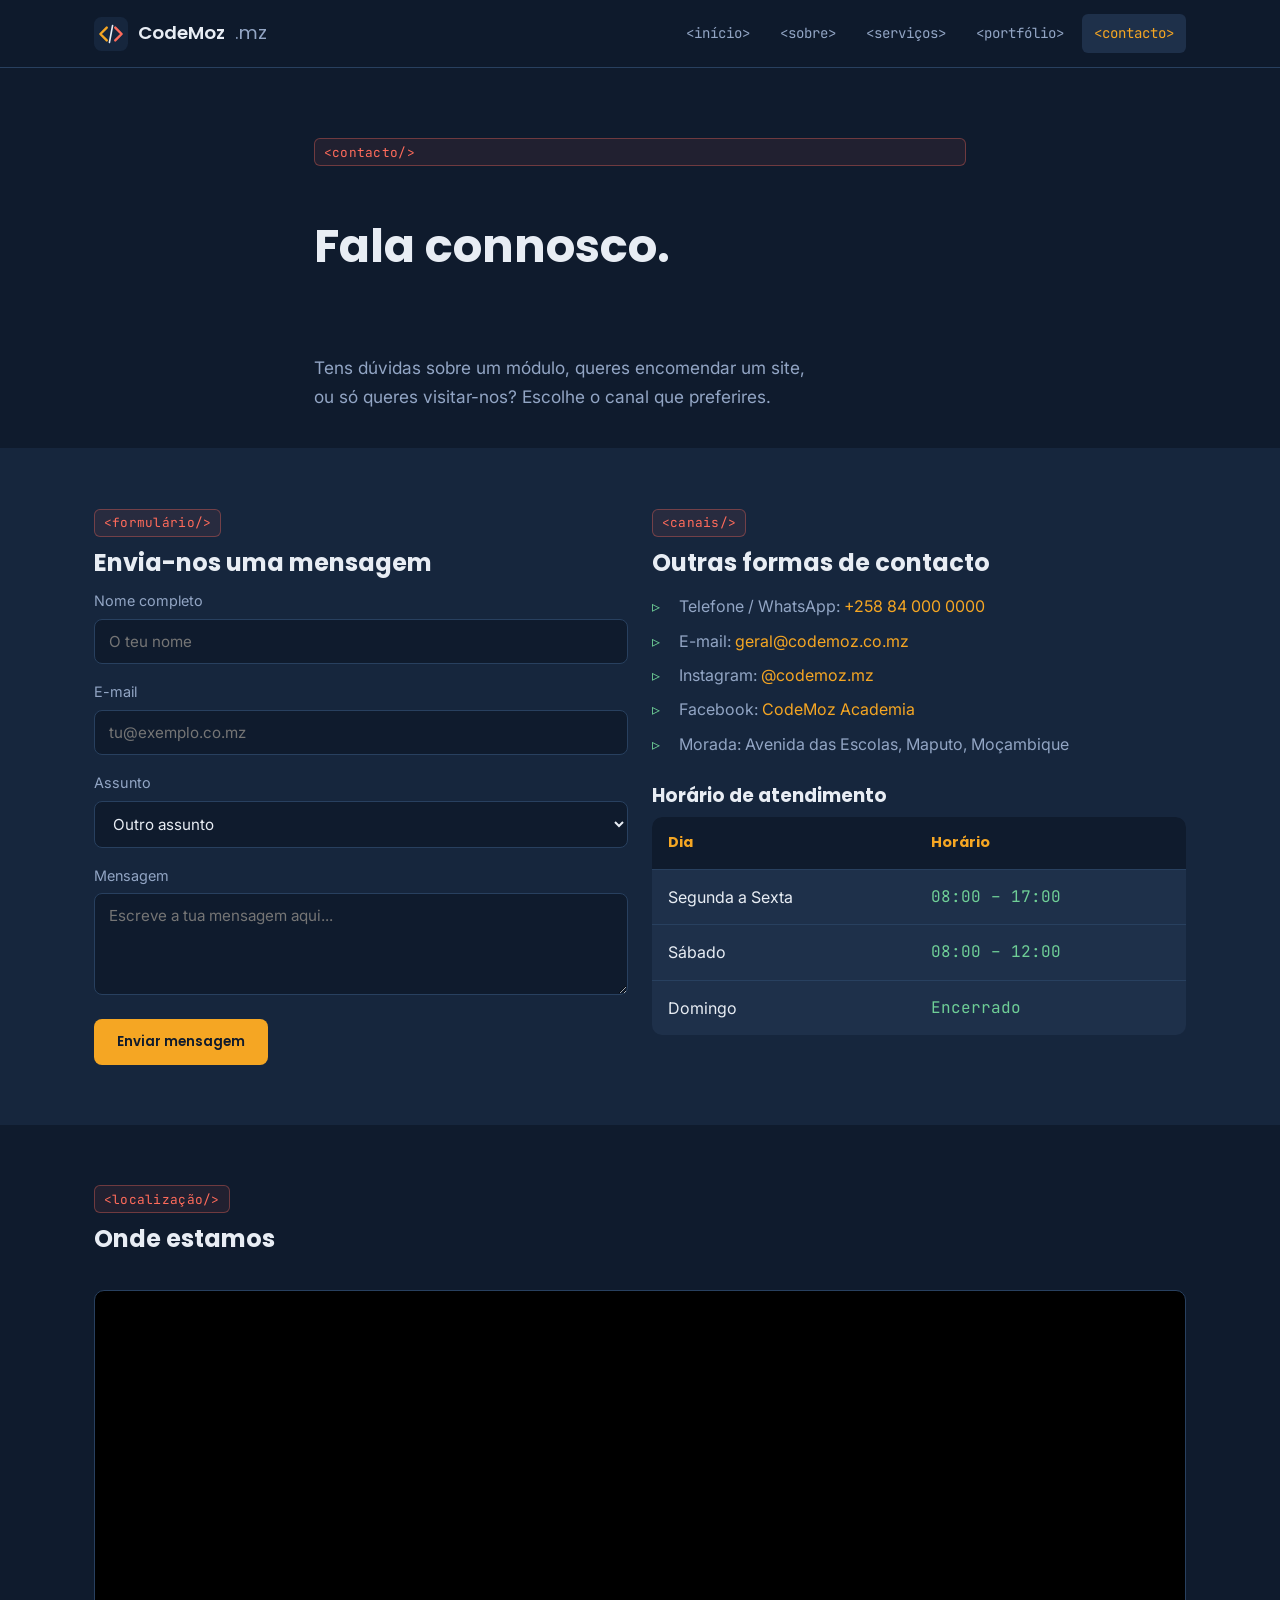
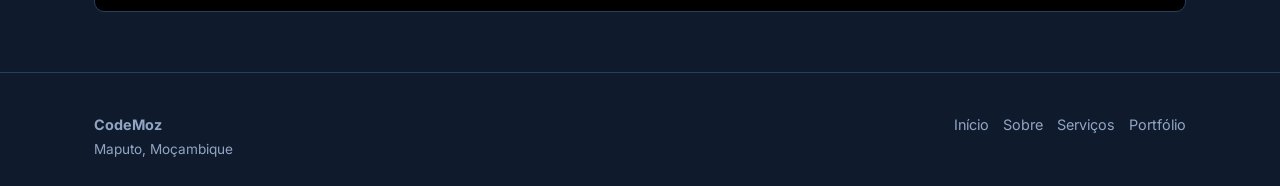
<file: contacto.html>
<!DOCTYPE html>
<html lang="pt-mz">
<head>
<meta charset="UTF-8">
<meta name="viewport" content="width=device-width, initial-scale=1.0">
<title>Contacto — CodeMoz</title>
<link rel="preconnect" href="https://fonts.googleapis.com">
<link href="https://fonts.googleapis.com/css2?family=Poppins:wght@500;600;700&family=Inter:wght@400;500&family=JetBrains+Mono:wght@400;500&display=swap" rel="stylesheet">
<style>
/* =========================================================
   CodeMoz — folha de estilos principal
   Paleta: azul-noite profundo + marigold + coral
   ========================================================= */

:root {
  --ink: #0F1B2D;
  --panel: #16263D;
  --panel-2: #1E304A;
  --line: #28405F;
  --mist: #E8EDF4;
  --muted: #92A5C4;
  --sun: #F5A623;
  --coral: #FF6B5B;
  --leaf: #6FCF97;

  --font-display: 'Poppins', sans-serif;
  --font-body: 'Inter', sans-serif;
  --font-mono: 'JetBrains Mono', monospace;

  --radius: 10px;
  --max-width: 1140px;
}

* { box-sizing: border-box; }

html { scroll-behavior: smooth; }

body {
  margin: 0;
  background: var(--ink);
  color: var(--mist);
  font-family: var(--font-body);
  line-height: 1.65;
}

img, svg.inline-img { max-width: 100%; display: block; }

h1, h2, h3 {
  font-family: var(--font-display);
  line-height: 1.2;
  margin: 0 0 .5em;
}

a { color: var(--sun); text-decoration: none; }
a:hover { text-decoration: underline; }
a:focus-visible, button:focus-visible, input:focus-visible, textarea:focus-visible, select:focus-visible {
  outline: 2px solid var(--sun);
  outline-offset: 3px;
}

.container {
  max-width: var(--max-width);
  margin: 0 auto;
  padding: 0 24px;
}

/* -------- eyebrow "code tag" — elemento de assinatura -------- */
.tag {
  display: inline-block;
  font-family: var(--font-mono);
  font-size: .8rem;
  color: var(--coral);
  background: rgba(255,107,91,.08);
  border: 1px solid rgba(255,107,91,.35);
  padding: .2em .7em;
  border-radius: 6px;
  margin-bottom: .9em;
  letter-spacing: .02em;
}

/* ================= HEADER / NAV ================= */
header.site-header {
  position: sticky;
  top: 0;
  z-index: 50;
  background: rgba(15,27,45,.92);
  backdrop-filter: blur(8px);
  border-bottom: 1px solid var(--line);
}

.nav-bar {
  max-width: var(--max-width);
  margin: 0 auto;
  padding: 14px 24px;
  display: flex;
  align-items: center;
  justify-content: space-between;
}

.brand {
  display: flex;
  align-items: center;
  gap: 10px;
  font-family: var(--font-display);
  font-weight: 600;
  font-size: 1.15rem;
  color: var(--mist);
}
.brand img, .brand svg.inline-img { width: 34px; height: 34px; }
.brand span.dim { color: var(--muted); font-weight: 400; }

/* checkbox hack para o menu responsivo */
#menu-toggle { display: none; }

.menu-icon {
  display: none;
  flex-direction: column;
  gap: 5px;
  cursor: pointer;
  padding: 6px;
}
.menu-icon span {
  width: 24px;
  height: 2px;
  background: var(--mist);
  border-radius: 2px;
}

nav ul.nav-links {
  display: flex;
  gap: 6px;
  list-style-type: none;
  margin: 0;
  padding: 0;
}

nav ul.nav-links li a {
  display: inline-block;
  font-family: var(--font-mono);
  font-size: .88rem;
  color: var(--muted);
  padding: 8px 12px;
  border-radius: 6px;
  transition: color .15s ease, background .15s ease;
}
nav ul.nav-links li a:hover,
nav ul.nav-links li a.active {
  color: var(--sun);
  background: var(--panel-2);
  text-decoration: none;
}

@media (max-width: 760px) {
  .menu-icon { display: flex; }
  nav ul.nav-links {
    position: absolute;
    top: 100%;
    left: 0;
    right: 0;
    flex-direction: column;
    background: var(--panel);
    border-bottom: 1px solid var(--line);
    padding: 10px 24px 18px;
    display: none;
  }
  nav ul.nav-links li a { display: block; padding: 12px 8px; }
  #menu-toggle:checked ~ nav ul.nav-links { display: flex; }
}

/* ================= HERO ================= */
.hero {
  padding: 70px 0 50px;
}
.hero .container {
  display: grid;
  grid-template-columns: 1.05fr 1fr;
  gap: 40px;
  align-items: center;
}
.hero h1 {
  font-size: clamp(2rem, 4vw, 2.9rem);
}
.hero h1 .accent { color: var(--sun); }
.hero p.lead {
  color: var(--muted);
  font-size: 1.08rem;
  max-width: 46ch;
}
@media (max-width: 860px) {
  .hero .container { grid-template-columns: 1fr; }
}

.btn {
  display: inline-block;
  font-family: var(--font-display);
  font-weight: 600;
  padding: 12px 22px;
  border-radius: 8px;
  border: 1px solid transparent;
  cursor: pointer;
  transition: background 0.2s ease, color 0.2s ease;
}
.btn-primary { background: var(--sun); color: var(--ink); }
.btn-primary:hover { background: #ffb540; text-decoration: none; }

/* ================= SECTIONS ================= */
section { padding: 60px 0; }
section.alt { background: var(--panel); }
.section-head { max-width: 60ch; margin-bottom: 36px; }

.grid-2 {
  display: grid;
  grid-template-columns: repeat(2, 1fr);
  gap: 24px;
}
@media (max-width: 860px) {
  .grid-2 { grid-template-columns: 1fr; }
}

ul.check { list-style: none; padding-left: 0; color: var(--muted); }
ul.check li {
  position: relative;
  padding-left: 1.7em;
  margin-bottom: .5em;
}
ul.check li::before {
  content: "▹";
  color: var(--leaf);
  position: absolute;
  left: 0;
}

/* tabela de serviços */
table.price-table {
  width: 100%;
  border-collapse: collapse;
  background: var(--panel-2);
  border-radius: var(--radius);
  overflow: hidden;
}
table.price-table th, table.price-table td {
  padding: 14px 16px;
  text-align: left;
  border-bottom: 1px solid var(--line);
}
table.price-table th {
  background: var(--ink);
  font-family: var(--font-display);
  color: var(--sun);
  font-size: .9rem;
}
table.price-table tr:last-child td { border-bottom: none; }
table.price-table td.price { font-family: var(--font-mono); color: var(--leaf); }

/* media wrappers */
.media-frame {
  border: 1px solid var(--line);
  border-radius: var(--radius);
  overflow: hidden;
  background: #000;
}
.media-frame iframe { width: 100%; display: block; }

/* forms */
form.contact-form { display: grid; gap: 16px; }
form.contact-form label { font-size: .9rem; color: var(--muted); display: block; margin-bottom: 6px; }
form.contact-form input, form.contact-form textarea, form.contact-form select {
  width: 100%;
  background: var(--ink);
  border: 1px solid var(--line);
  border-radius: 8px;
  padding: 12px 14px;
  color: var(--mist);
  font-family: var(--font-body);
  font-size: .95rem;
}
form.contact-form input:focus, form.contact-form textarea:focus, form.contact-form select:focus { border-color: var(--sun); outline: none; }

/* footer */
footer.site-footer {
  border-top: 1px solid var(--line);
  padding: 40px 0 26px;
  color: var(--muted);
  font-size: .9rem;
}
footer.site-footer .container {
  display: flex;
  justify-content: space-between;
  flex-wrap: wrap;
  gap: 16px;
}
footer.site-footer a { color: var(--muted); }
footer.site-footer a:hover { color: var(--sun); }

.socials { display: flex; gap: 14px; list-style: none; padding: 0; margin: 0; }
.small { font-size: .85rem; color: var(--muted); }

@media (prefers-reduced-motion: reduce) {
  html { scroll-behavior: auto; }
}
</style>
</head>
<body>

<header class="site-header">
  <div class="nav-bar">
    <a class="brand" href="index.html">
      <svg class="inline-img" viewBox="0 0 64 64" xmlns="http://www.w3.org/2000/svg"><title>Logótipo CodeMoz</title>
        <rect width="64" height="64" rx="14" fill="#16263D"/>
        <path d="M24 20 L12 32 L24 44" stroke="#F5A623" stroke-width="4.5" fill="none" stroke-linecap="round" stroke-linejoin="round"/>
        <path d="M40 20 L52 32 L40 44" stroke="#FF6B5B" stroke-width="4.5" fill="none" stroke-linecap="round" stroke-linejoin="round"/>
        <line x1="35" y1="16" x2="29" y2="48" stroke="#E8EDF4" stroke-width="3" stroke-linecap="round"/>
      </svg>
      CodeMoz <span class="dim">.mz</span>
    </a>
    <input type="checkbox" id="menu-toggle">
    <label class="menu-icon" for="menu-toggle" aria-label="Abrir menu"><span></span><span></span><span></span></label>
    <nav>
      <ul class="nav-links">
        <li><a href="index.html">&lt;início&gt;</a></li>
        <li><a href="sobre.html">&lt;sobre&gt;</a></li>
        <li><a href="servicos.html">&lt;serviços&gt;</a></li>
        <li><a href="portfolio.html">&lt;portfólio&gt;</a></li>
        <li><a href="contacto.html" class="active">&lt;contacto&gt;</a></li>
      </ul>
    </nav>
  </div>
</header>

<main>

  <section class="hero" style="padding-bottom:20px">
    <div class="container" style="grid-template-columns:1fr; max-width:70ch">
      <span class="tag">&lt;contacto/&gt;</span>
      <h1>Fala connosco.</h1>
      <p class="lead">Tens dúvidas sobre um módulo, queres encomendar um site, ou só queres visitar-nos? Escolhe o canal que preferires.</p>
    </div>
  </section>

  <section class="alt">
    <div class="container grid-2">

      <div>
        <span class="tag">&lt;formulário/&gt;</span>
        <h2>Envia-nos uma mensagem</h2>
        
        <!-- Formulário configurado com FormSubmit -->
        <form class="contact-form" action="https://formsubmit.co/allenhaivenadamoadamo@gmail.com" method="POST">
          <!-- Desativa o teste de Captcha do FormSubmit para simplificar -->
          <input type="hidden" name="_captcha" value="false">
          
          <div>
            <label for="nome">Nome completo</label>
            <input type="text" id="nome" name="Nome" placeholder="O teu nome" required>
          </div>
          <div>
            <label for="email">E-mail</label>
            <input type="email" id="email" name="Email" placeholder="tu@exemplo.co.mz" required>
          </div>
          <div>
            <label for="assunto">Assunto</label>
            <select id="assunto" name="Assunto">
              <option value="Inscrição num módulo">Inscrição num módulo</option>
              <option value="Encomenda de um site">Encomenda de um site</option>
              <option value="Mentoria individual">Mentoria individual</option>
              <option value="Outro assunto" selected>Outro assunto</option>
            </select>
          </div>
          <div>
            <label for="mensagem">Mensagem</label>
            <textarea id="mensagem" name="Mensagem" rows="4" placeholder="Escreve a tua mensagem aqui..." required></textarea>
          </div>
          <button type="submit" class="btn btn-primary" style="justify-self:start">Enviar mensagem</button>
        </form>
      </div>

      <div>
        <span class="tag">&lt;canais/&gt;</span>
        <h2>Outras formas de contacto</h2>
        <ul class="check">
          <li>Telefone / WhatsApp: <a href="tel:+258840000000">+258 84 000 0000</a></li>
          <li>E-mail: <a href="mailto:geral@codemoz.co.mz">geral@codemoz.co.mz</a></li>
          <li>Instagram: <a href="https://instagram.com" target="_blank" rel="noopener">@codemoz.mz</a></li>
          <li>Facebook: <a href="https://facebook.com" target="_blank" rel="noopener">CodeMoz Academia</a></li>
          <li>Morada: Avenida das Escolas, Maputo, Moçambique</li>
        </ul>

        <h3 style="margin-top:28px">Horário de atendimento</h3>
        <table class="price-table">
          <thead>
            <tr><th>Dia</th><th>Horário</th></tr>
          </thead>
          <tbody>
            <tr><td>Segunda a Sexta</td><td class="price">08:00 – 17:00</td></tr>
            <tr><td>Sábado</td><td class="price">08:00 – 12:00</td></tr>
            <tr><td>Domingo</td><td class="price">Encerrado</td></tr>
          </tbody>
        </table>
      </div>

    </div>
  </section>

  <section>
    <div class="container">
      <div class="section-head">
        <span class="tag">&lt;localização/&gt;</span>
        <h2>Onde estamos</h2>
      </div>
      <div class="media-frame">
        <iframe
          src="https://www.google.com/maps?q=Maputo,Mo%C3%A7ambique&output=embed"
          width="100%" height="320" style="border:0" loading="lazy"
          referrerpolicy="no-referrer-when-downgrade"
          title="Mapa da localização da CodeMoz em Maputo">
        </iframe>
      </div>
    </div>
  </section>

</main>

<footer class="site-footer">
  <div class="container">
    <div>
      <strong>CodeMoz</strong><br>
      <span class="small">Maputo, Moçambique</span>
    </div>
    <nav aria-label="Rodapé">
      <ul class="socials">
        <li><a href="index.html">Início</a></li>
        <li><a href="sobre.html">Sobre</a></li>
        <li><a href="servicos.html">Serviços</a></li>
        <li><a href="portfolio.html">Portfólio</a></li>
      </ul>
    </nav>
  </div>
</footer>

</body>
</html>
</file>
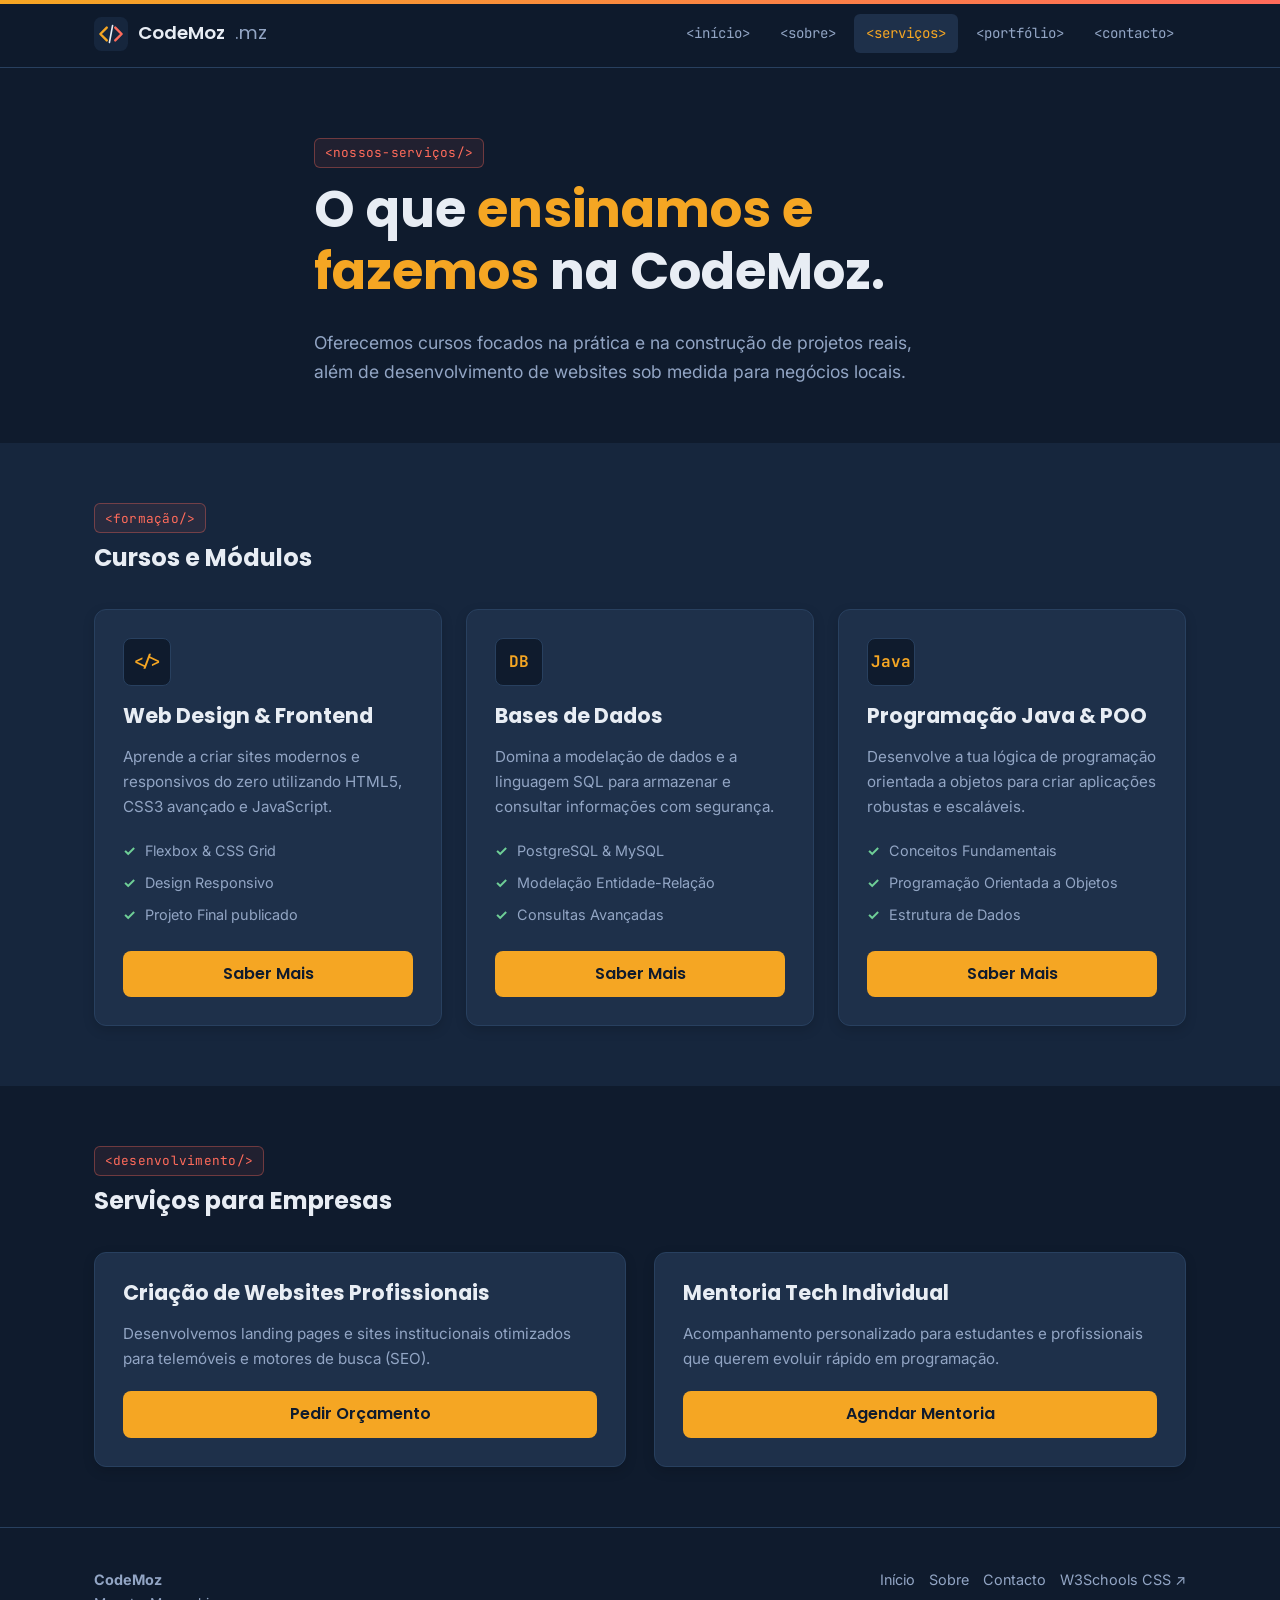
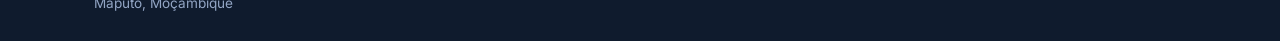
<file: servicos.html>
<!DOCTYPE html>
<html lang="pt-mz">
<head>
<meta charset="UTF-8">
<meta name="viewport" content="width=device-width, initial-scale=1.0">
<title>Serviços e Cursos — CodeMoz</title>
<meta name="description" content="Conhece os nossos cursos e serviços de formação em desenvolvimento web, bases de dados e programação em Maputo.">
<link rel="preconnect" href="https://fonts.googleapis.com">
<link href="https://fonts.googleapis.com/css2?family=Poppins:wght@500;600;700&family=Inter:wght@400;500&family=JetBrains+Mono:wght@400;500&display=swap" rel="stylesheet">
<style>
/* =========================================================
   CodeMoz — Folha de Estilos Avançada (Serviços)
   ========================================================= */

:root {
  --ink: #0F1B2D;
  --panel: #16263D;
  --panel-2: #1E304A;
  --line: #28405F;
  --mist: #E8EDF4;
  --muted: #92A5C4;
  --sun: #F5A623;
  --coral: #FF6B5B;
  --leaf: #6FCF97;

  --font-display: 'Poppins', sans-serif;
  --font-body: 'Inter', sans-serif;
  --font-mono: 'JetBrains Mono', monospace;

  --radius: 12px;
  --max-width: 1140px;
  --shadow-sm: 0 4px 12px rgba(0,0,0,0.15);
  --shadow-lg: 0 12px 32px rgba(0,0,0,0.3);
}

* { box-sizing: border-box; }

html { scroll-behavior: smooth; }

body {
  margin: 0;
  background: var(--ink);
  color: var(--mist);
  font-family: var(--font-body);
  line-height: 1.65;
}

img, svg.inline-img { max-width: 100%; display: block; }

h1, h2, h3, h4 {
  font-family: var(--font-display);
  line-height: 1.2;
  margin: 0 0 .5em;
}

a { color: var(--sun); text-decoration: none; transition: color 0.2s ease; }
a:hover { text-decoration: underline; }
a:focus-visible, button:focus-visible {
  outline: 2px solid var(--sun);
  outline-offset: 3px;
}

.container {
  max-width: var(--max-width);
  margin: 0 auto;
  padding: 0 24px;
}

/* -------- SCROLL PROGRESS BAR -------- */
.scroll-progress-bar {
  position: fixed;
  top: 0;
  left: 0;
  width: 100%;
  height: 4px;
  background: linear-gradient(to right, var(--sun), var(--coral));
  transform-origin: left;
  z-index: 100;
  animation: scroll-progress linear;
  animation-timeline: scroll(root);
}

@keyframes scroll-progress {
  from { transform: scaleX(0); }
  to   { transform: scaleX(1); }
}

/* -------- TAG DE ASSINATURA -------- */
.tag {
  display: inline-block;
  font-family: var(--font-mono);
  font-size: .8rem;
  color: var(--coral);
  background: rgba(255,107,91,.08);
  border: 1px solid rgba(255,107,91,.35);
  padding: .25em .75em;
  border-radius: 6px;
  margin-bottom: .9em;
  letter-spacing: .02em;
}

/* ================= HEADER / NAV ================= */
header.site-header {
  position: sticky;
  top: 0;
  z-index: 50;
  background: rgba(15,27,45,.92);
  backdrop-filter: blur(10px);
  border-bottom: 1px solid var(--line);
}

.nav-bar {
  max-width: var(--max-width);
  margin: 0 auto;
  padding: 14px 24px;
  display: flex;
  align-items: center;
  justify-content: space-between;
}

.brand {
  display: flex;
  align-items: center;
  gap: 10px;
  font-family: var(--font-display);
  font-weight: 600;
  font-size: 1.15rem;
  color: var(--mist);
}
.brand img, .brand svg.inline-img { width: 34px; height: 34px; }
.brand span.dim { color: var(--muted); font-weight: 400; }

#menu-toggle { display: none; }

.menu-icon {
  display: none;
  flex-direction: column;
  gap: 5px;
  cursor: pointer;
  padding: 6px;
}
.menu-icon span {
  width: 24px;
  height: 2px;
  background: var(--mist);
  border-radius: 2px;
}

nav ul.nav-links {
  display: flex;
  gap: 6px;
  list-style-type: none;
  margin: 0;
  padding: 0;
}

nav ul.nav-links li a {
  display: inline-block;
  font-family: var(--font-mono);
  font-size: .88rem;
  color: var(--muted);
  padding: 8px 12px;
  border-radius: 6px;
  transition: color .15s ease, background .15s ease;
}
nav ul.nav-links li a:hover,
nav ul.nav-links li a.active {
  color: var(--sun);
  background: var(--panel-2);
  text-decoration: none;
}

@media (max-width: 760px) {
  .menu-icon { display: flex; }
  nav ul.nav-links {
    position: absolute;
    top: 100%;
    left: 0;
    right: 0;
    flex-direction: column;
    background: var(--panel);
    border-bottom: 1px solid var(--line);
    padding: 10px 24px 18px;
    display: none;
  }
  nav ul.nav-links li a { display: block; padding: 12px 8px; }
  header.site-header:has(#menu-toggle:checked) nav ul.nav-links { display: flex; }
}

/* ================= HERO ================= */
.hero { padding: 70px 0 40px; }
.hero h1 { font-size: clamp(2.2rem, 4.5vw, 3.2rem); }
.hero h1 .accent { color: var(--sun); }
.hero p.lead { color: var(--muted); font-size: 1.1rem; max-width: 58ch; }

/* ================= SECTIONS & GRIDS ================= */
section { padding: 60px 0; }
section.alt { background: var(--panel); }
.section-head { max-width: 60ch; margin-bottom: 36px; }

.grid-3 { display: grid; grid-template-columns: repeat(3, 1fr); gap: 24px; }
.grid-2 { display: grid; grid-template-columns: repeat(2, 1fr); gap: 28px; }

@media (max-width: 860px) {
  .grid-3, .grid-2 { grid-template-columns: 1fr; }
}

/* -------- SERVICE CARDS -------- */
.card {
  background: var(--panel-2);
  border: 1px solid var(--line);
  border-radius: var(--radius);
  padding: 28px;
  box-shadow: var(--shadow-sm);
  display: flex;
  flex-direction: column;
  justify-content: space-between;
  transition: transform 0.3s ease, border-color 0.3s ease, box-shadow 0.3s ease;
}
.card:hover {
  transform: translateY(-4px);
  border-color: var(--sun);
  box-shadow: var(--shadow-lg);
}

.card-icon {
  width: 48px;
  height: 48px;
  background: var(--ink);
  border: 1px solid var(--line);
  border-radius: 8px;
  display: flex;
  align-items: center;
  justify-content: center;
  margin-bottom: 18px;
  color: var(--sun);
  font-family: var(--font-mono);
  font-weight: bold;
}

.card h3 { color: var(--mist); font-size: 1.3rem; margin-bottom: 10px; }
.card p { color: var(--muted); font-size: 0.95rem; margin-bottom: 20px; }

ul.service-features {
  list-style: none;
  padding: 0;
  margin: 0 0 24px 0;
  color: var(--muted);
  font-size: 0.9rem;
}
ul.service-features li {
  position: relative;
  padding-left: 1.5em;
  margin-bottom: 8px;
}
ul.service-features li::before {
  content: "✓";
  color: var(--leaf);
  position: absolute;
  left: 0;
  font-weight: bold;
}

.btn-cta {
  display: inline-block;
  text-align: center;
  background: var(--sun);
  color: var(--ink);
  font-family: var(--font-display);
  font-weight: 600;
  padding: 10px 18px;
  border-radius: 8px;
  transition: background 0.2s ease, transform 0.2s ease;
}
.btn-cta:hover {
  background: #e0951a;
  text-decoration: none;
  transform: translateY(-2px);
}

/* -------- FOOTER -------- */
footer.site-footer {
  border-top: 1px solid var(--line);
  padding: 40px 0 26px;
  color: var(--muted);
  font-size: .9rem;
}
footer.site-footer .container {
  display: flex;
  justify-content: space-between;
  flex-wrap: wrap;
  gap: 16px;
}
footer.site-footer a { color: var(--muted); }
footer.site-footer a:hover { color: var(--sun); }
.socials { display: flex; gap: 14px; list-style: none; padding: 0; margin: 0; }

.small { font-size: .85rem; color: var(--muted); }

@media (prefers-reduced-motion: reduce) {
  html { scroll-behavior: auto; }
  .card { transition: none; transform: none; }
  .scroll-progress-bar { display: none; }
}
</style>
</head>
<body>

<div class="scroll-progress-bar"></div>

<header class="site-header">
  <div class="nav-bar">
    <a class="brand" href="index.html">
      <svg class="inline-img" viewBox="0 0 64 64" xmlns="http://www.w3.org/2000/svg"><title>Logótipo CodeMoz</title>
        <rect width="64" height="64" rx="14" fill="#16263D"/>
        <path d="M24 20 L12 32 L24 44" stroke="#F5A623" stroke-width="4.5" fill="none" stroke-linecap="round" stroke-linejoin="round"/>
        <path d="M40 20 L52 32 L40 44" stroke="#FF6B5B" stroke-width="4.5" fill="none" stroke-linecap="round" stroke-linejoin="round"/>
        <line x1="35" y1="16" x2="29" y2="48" stroke="#E8EDF4" stroke-width="3" stroke-linecap="round"/>
      </svg>
      CodeMoz <span class="dim">.mz</span>
    </a>
    <input type="checkbox" id="menu-toggle">
    <label class="menu-icon" for="menu-toggle" aria-label="Abrir menu"><span></span><span></span><span></span></label>
    <nav>
      <ul class="nav-links">
        <li><a href="index.html">&lt;início&gt;</a></li>
        <li><a href="sobre.html">&lt;sobre&gt;</a></li>
        <li><a href="servicos.html" class="active">&lt;serviços&gt;</a></li>
        <li><a href="portfolio.html">&lt;portfólio&gt;</a></li>
        <li><a href="contacto.html">&lt;contacto&gt;</a></li>
      </ul>
    </nav>
  </div>
</header>

<main>

  <section class="hero">
    <div class="container" style="max-width:70ch">
      <span class="tag">&lt;nossos-serviços/&gt;</span>
      <h1>O que <span class="accent">ensinamos e fazemos</span> na CodeMoz.</h1>
      <p class="lead">Oferecemos cursos focados na prática e na construção de projetos reais, além de desenvolvimento de websites sob medida para negócios locais.</p>
    </div>
  </section>

  <section class="alt">
    <div class="container">
      <div class="section-head">
        <span class="tag">&lt;formação/&gt;</span>
        <h2>Cursos e Módulos</h2>
      </div>
      <div class="grid-3">
        
        <div class="card">
          <div>
            <div class="card-icon">&lt;/&gt;</div>
            <h3>Web Design & Frontend</h3>
            <p>Aprende a criar sites modernos e responsivos do zero utilizando HTML5, CSS3 avançado e JavaScript.</p>
            <ul class="service-features">
              <li>Flexbox & CSS Grid</li>
              <li>Design Responsivo</li>
              <li>Projeto Final publicado</li>
            </ul>
          </div>
          <a href="contacto.html" class="btn-cta">Saber Mais</a>
        </div>

        <div class="card">
          <div>
            <div class="card-icon">DB</div>
            <h3>Bases de Dados</h3>
            <p>Domina a modelação de dados e a linguagem SQL para armazenar e consultar informações com segurança.</p>
            <ul class="service-features">
              <li>PostgreSQL & MySQL</li>
              <li>Modelação Entidade-Relação</li>
              <li>Consultas Avançadas</li>
            </ul>
          </div>
          <a href="contacto.html" class="btn-cta">Saber Mais</a>
        </div>

        <div class="card">
          <div>
            <div class="card-icon">Java</div>
            <h3>Programação Java & POO</h3>
            <p>Desenvolve a tua lógica de programação orientada a objetos para criar aplicações robustas e escaláveis.</p>
            <ul class="service-features">
              <li>Conceitos Fundamentais</li>
              <li>Programação Orientada a Objetos</li>
              <li>Estrutura de Dados</li>
            </ul>
          </div>
          <a href="contacto.html" class="btn-cta">Saber Mais</a>
        </div>

      </div>
    </div>
  </section>

  <section>
    <div class="container">
      <div class="section-head">
        <span class="tag">&lt;desenvolvimento/&gt;</span>
        <h2>Serviços para Empresas</h2>
      </div>
      <div class="grid-2">
        <div class="card">
          <div>
            <h3>Criação de Websites Profissionais</h3>
            <p>Desenvolvemos landing pages e sites institucionais otimizados para telemóveis e motores de busca (SEO).</p>
          </div>
          <a href="contacto.html" class="btn-cta">Pedir Orçamento</a>
        </div>
        <div class="card">
          <div>
            <h3>Mentoria Tech Individual</h3>
            <p>Acompanhamento personalizado para estudantes e profissionais que querem evoluir rápido em programação.</p>
          </div>
          <a href="contacto.html" class="btn-cta">Agendar Mentoria</a>
        </div>
      </div>
    </div>
  </section>

</main>

<footer class="site-footer">
  <div class="container">
    <div>
      <strong>CodeMoz</strong><br>
      <span class="small">Maputo, Moçambique</span>
    </div>
    <nav aria-label="Rodapé">
      <ul class="socials">
        <li><a href="index.html">Início</a></li>
        <li><a href="sobre.html">Sobre</a></li>
        <li><a href="contacto.html">Contacto</a></li>
        <li><a href="https://www.w3schools.com/css/" target="_blank" rel="noopener">W3Schools CSS ↗</a></li>
      </ul>
    </nav>
  </div>
</footer>

</body>
</html>
</file>
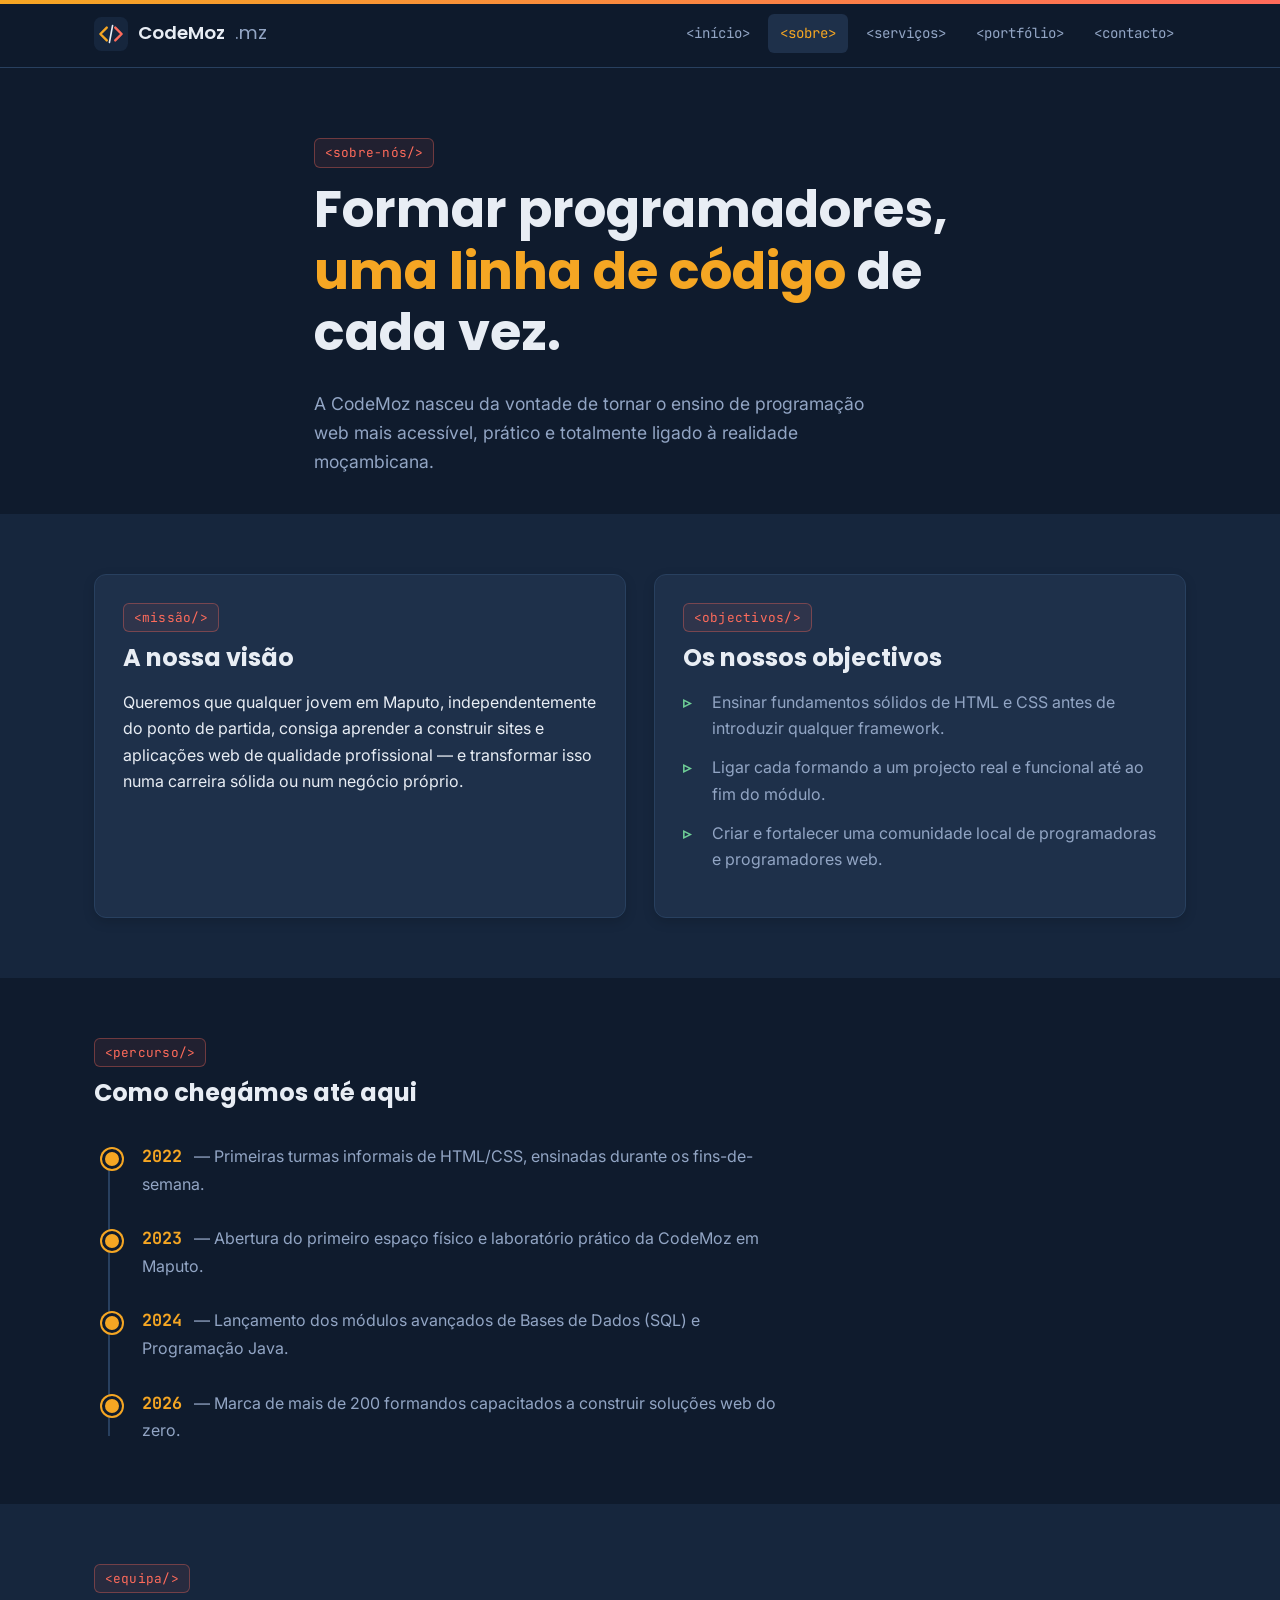
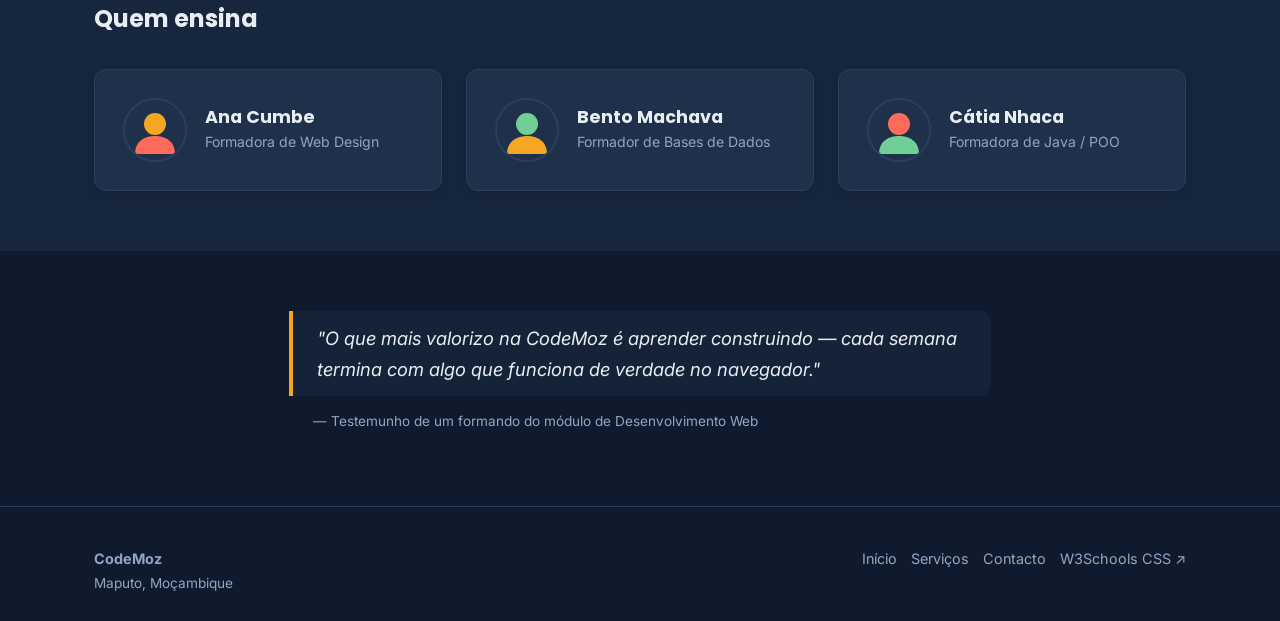
<file: sobre.html>
<!DOCTYPE html>
<html lang="pt-mz">
<head>
<meta charset="UTF-8">
<meta name="viewport" content="width=device-width, initial-scale=1.0">
<title>Sobre — CodeMoz</title>
<meta name="description" content="Conhece a história, a missão e a equipa por trás da CodeMoz em Maputo. Formamos programadores uma linha de código de cada vez.">
<link rel="preconnect" href="https://fonts.googleapis.com">
<link href="https://fonts.googleapis.com/css2?family=Poppins:wght@500;600;700&family=Inter:wght@400;500&family=JetBrains+Mono:wght@400;500&display=swap" rel="stylesheet">
<style>
/* =========================================================
   CodeMoz — Folha de Estilos Avançada (Página Sobre Nós)
   ========================================================= */

:root {
  --ink: #0F1B2D;
  --panel: #16263D;
  --panel-2: #1E304A;
  --line: #28405F;
  --mist: #E8EDF4;
  --muted: #92A5C4;
  --sun: #F5A623;
  --coral: #FF6B5B;
  --leaf: #6FCF97;

  --font-display: 'Poppins', sans-serif;
  --font-body: 'Inter', sans-serif;
  --font-mono: 'JetBrains Mono', monospace;

  --radius: 12px;
  --max-width: 1140px;
  --shadow-sm: 0 4px 12px rgba(0,0,0,0.15);
  --shadow-lg: 0 12px 32px rgba(0,0,0,0.3);
}

* { box-sizing: border-box; }

html { scroll-behavior: smooth; }

body {
  margin: 0;
  background: var(--ink);
  color: var(--mist);
  font-family: var(--font-body);
  line-height: 1.65;
}

img, svg.inline-img { max-width: 100%; display: block; }

h1, h2, h3, h4 {
  font-family: var(--font-display);
  line-height: 1.2;
  margin: 0 0 .5em;
}

a { color: var(--sun); text-decoration: none; transition: color 0.2s ease; }
a:hover { text-decoration: underline; }
a:focus-visible, button:focus-visible {
  outline: 2px solid var(--sun);
  outline-offset: 3px;
}

.container {
  max-width: var(--max-width);
  margin: 0 auto;
  padding: 0 24px;
}

/* -------- SCROLL-DRIVEN ANIMATION -------- */
.scroll-progress-bar {
  position: fixed;
  top: 0;
  left: 0;
  width: 100%;
  height: 4px;
  background: linear-gradient(to right, var(--sun), var(--coral));
  transform-origin: left;
  z-index: 100;
  animation: scroll-progress linear;
  animation-timeline: scroll(root);
}

@keyframes scroll-progress {
  from { transform: scaleX(0); }
  to   { transform: scaleX(1); }
}

/* -------- TAG DE ASSINATURA VISUAL -------- */
.tag {
  display: inline-block;
  font-family: var(--font-mono);
  font-size: .8rem;
  color: var(--coral);
  background: rgba(255,107,91,.08);
  border: 1px solid rgba(255,107,91,.35);
  padding: .25em .75em;
  border-radius: 6px;
  margin-bottom: .9em;
  letter-spacing: .02em;
}

/* ================= HEADER / NAV ================= */
header.site-header {
  position: sticky;
  top: 0;
  z-index: 50;
  background: rgba(15,27,45,.92);
  backdrop-filter: blur(10px);
  border-bottom: 1px solid var(--line);
}

.nav-bar {
  max-width: var(--max-width);
  margin: 0 auto;
  padding: 14px 24px;
  display: flex;
  align-items: center;
  justify-content: space-between;
}

.brand {
  display: flex;
  align-items: center;
  gap: 10px;
  font-family: var(--font-display);
  font-weight: 600;
  font-size: 1.15rem;
  color: var(--mist);
}
.brand img, .brand svg.inline-img { width: 34px; height: 34px; }
.brand span.dim { color: var(--muted); font-weight: 400; }

#menu-toggle { display: none; }

.menu-icon {
  display: none;
  flex-direction: column;
  gap: 5px;
  cursor: pointer;
  padding: 6px;
}
.menu-icon span {
  width: 24px;
  height: 2px;
  background: var(--mist);
  border-radius: 2px;
}

nav ul.nav-links {
  display: flex;
  gap: 6px;
  list-style-type: none;
  margin: 0;
  padding: 0;
}

nav ul.nav-links li a {
  display: inline-block;
  font-family: var(--font-mono);
  font-size: .88rem;
  color: var(--muted);
  padding: 8px 12px;
  border-radius: 6px;
  transition: color .15s ease, background .15s ease;
}
nav ul.nav-links li a:hover,
nav ul.nav-links li a.active {
  color: var(--sun);
  background: var(--panel-2);
  text-decoration: none;
}

@media (max-width: 760px) {
  .menu-icon { display: flex; }
  nav ul.nav-links {
    position: absolute;
    top: 100%;
    left: 0;
    right: 0;
    flex-direction: column;
    background: var(--panel);
    border-bottom: 1px solid var(--line);
    padding: 10px 24px 18px;
    display: none;
  }
  nav ul.nav-links li a { display: block; padding: 12px 8px; }
  header.site-header:has(#menu-toggle:checked) nav ul.nav-links { display: flex; }
}

/* ================= HERO ================= */
.hero { padding: 70px 0 40px; }
.hero h1 { font-size: clamp(2.2rem, 4.5vw, 3.2rem); }
.hero h1 .accent { color: var(--sun); }
.hero p.lead { color: var(--muted); font-size: 1.1rem; max-width: 52ch; }

/* ================= SECTIONS & GRIDS ================= */
section { padding: 60px 0; }
section.alt { background: var(--panel); }
.section-head { max-width: 60ch; margin-bottom: 36px; }
.section-head p { color: var(--muted); }

.about-grid-container {
  container-type: inline-size;
}

.grid-3 {
  display: grid;
  grid-template-columns: repeat(3, 1fr);
  gap: 24px;
}
.grid-2 {
  display: grid;
  grid-template-columns: repeat(2, 1fr);
  gap: 28px;
}
@media (max-width: 860px) {
  .grid-3, .grid-2 { grid-template-columns: 1fr; }
}

/* -------- CARTÕES E INTERAÇÕES -------- */
.card {
  background: var(--panel-2);
  border: 1px solid var(--line);
  border-radius: var(--radius);
  padding: 28px;
  box-shadow: var(--shadow-sm);
  transition: transform 0.3s ease, border-color 0.3s ease, box-shadow 0.3s ease;
}
.card:hover {
  transform: translateY(-4px);
  border-color: var(--line);
  box-shadow: var(--shadow-lg);
}
.card h2, .card h3 { color: var(--mist); }

ul.check { list-style: none; padding-left: 0; color: var(--muted); }
ul.check li {
  position: relative;
  padding-left: 1.8em;
  margin-bottom: .8em;
}
ul.check li::before {
  content: "▹";
  color: var(--leaf);
  position: absolute;
  left: 0;
  font-weight: bold;
}

/* -------- TIMELINE ESTILIZADA DE PERCURSO -------- */
ol.timeline {
  list-style: none;
  padding: 0;
  margin: 0;
  position: relative;
  max-width: 700px;
}
ol.timeline::before {
  content: "";
  position: absolute;
  top: 8px;
  bottom: 8px;
  left: 14px;
  width: 2px;
  background: var(--line);
}
ol.timeline li {
  position: relative;
  padding-left: 48px;
  margin-bottom: 28px;
  color: var(--muted);
}
ol.timeline li:last-child { margin-bottom: 0; }
ol.timeline li::before {
  content: "";
  position: absolute;
  left: 8px;
  top: 6px;
  width: 14px;
  height: 14px;
  border-radius: 50%;
  background: var(--sun);
  border: 3px solid var(--ink);
  box-shadow: 0 0 0 2px var(--sun);
}
ol.timeline li strong.year {
  font-family: var(--font-mono);
  color: var(--sun);
  font-size: 1.05rem;
  margin-right: 8px;
}

/* -------- EQUIPA / PESSOAS -------- */
.person {
  display: flex;
  gap: 18px;
  align-items: center;
}
.person svg.inline-img {
  width: 64px;
  height: 64px;
  border-radius: 50%;
  flex-shrink: 0;
  border: 2px solid var(--line);
  transition: border-color 0.3s ease, transform 0.3s ease;
}
.card.person:hover svg.inline-img {
  border-color: var(--sun);
  transform: scale(1.05);
}
.person h4 { margin: 0; font-family: var(--font-display); font-size: 1.1rem; }
.person span { color: var(--muted); font-size: .88rem; }

/* -------- DEPOIMENTOS & QUOTE -------- */
blockquote.quote {
  border-left: 4px solid var(--sun);
  margin: 0;
  padding: 12px 0 12px 24px;
  color: var(--mist);
  font-style: italic;
  font-size: 1.15rem;
  background: rgba(30, 48, 74, 0.4);
  border-radius: 0 var(--radius) var(--radius) 0;
}

/* -------- FOOTER -------- */
footer.site-footer {
  border-top: 1px solid var(--line);
  padding: 40px 0 26px;
  color: var(--muted);
  font-size: .9rem;
}
footer.site-footer .container {
  display: flex;
  justify-content: space-between;
  flex-wrap: wrap;
  gap: 16px;
}
footer.site-footer a { color: var(--muted); }
footer.site-footer a:hover { color: var(--sun); }
.socials { display: flex; gap: 14px; list-style: none; padding: 0; margin: 0; }

.small { font-size: .85rem; color: var(--muted); }

@media (prefers-reduced-motion: reduce) {
  html { scroll-behavior: auto; }
  .card, .person svg.inline-img { transition: none; transform: none; }
  .scroll-progress-bar { display: none; }
}
</style>
</head>
<body>

<div class="scroll-progress-bar"></div>

<header class="site-header">
  <div class="nav-bar">
    <a class="brand" href="index.html">
      <svg class="inline-img" viewBox="0 0 64 64" xmlns="http://www.w3.org/2000/svg"><title>Logótipo CodeMoz</title>
        <rect width="64" height="64" rx="14" fill="#16263D"/>
        <path d="M24 20 L12 32 L24 44" stroke="#F5A623" stroke-width="4.5" fill="none" stroke-linecap="round" stroke-linejoin="round"/>
        <path d="M40 20 L52 32 L40 44" stroke="#FF6B5B" stroke-width="4.5" fill="none" stroke-linecap="round" stroke-linejoin="round"/>
        <line x1="35" y1="16" x2="29" y2="48" stroke="#E8EDF4" stroke-width="3" stroke-linecap="round"/>
      </svg>
      CodeMoz <span class="dim">.mz</span>
    </a>
    <input type="checkbox" id="menu-toggle">
    <label class="menu-icon" for="menu-toggle" aria-label="Abrir menu"><span></span><span></span><span></span></label>
    <nav>
      <ul class="nav-links">
        <li><a href="index.html">&lt;início&gt;</a></li>
        <li><a href="sobre.html" class="active">&lt;sobre&gt;</a></li>
        <li><a href="servicos.html">&lt;serviços&gt;</a></li>
        <li><a href="portfolio.html">&lt;portfólio&gt;</a></li>
        <li><a href="contacto.html">&lt;contacto&gt;</a></li>
      </ul>
    </nav>
  </div>
</header>

<main>

  <section class="hero" style="padding-bottom:20px">
    <div class="container" style="max-width:70ch">
      <span class="tag">&lt;sobre-nós/&gt;</span>
      <h1>Formar programadores, <span class="accent">uma linha de código</span> de cada vez.</h1>
      <p class="lead">A CodeMoz nasceu da vontade de tornar o ensino de programação web mais acessível, prático e totalmente ligado à realidade moçambicana.</p>
    </div>
  </section>

  <section class="alt">
    <div class="container about-grid-container grid-2">
      <div class="card">
        <span class="tag">&lt;missão/&gt;</span>
        <h2>A nossa visão</h2>
        <p>Queremos que qualquer jovem em Maputo, independentemente do ponto de partida, consiga aprender a construir sites e aplicações web de qualidade profissional — e transformar isso numa carreira sólida ou num negócio próprio.</p>
      </div>
      <div class="card">
        <span class="tag">&lt;objectivos/&gt;</span>
        <h2>Os nossos objectivos</h2>
        <ul class="check">
          <li>Ensinar fundamentos sólidos de HTML e CSS antes de introduzir qualquer framework.</li>
          <li>Ligar cada formando a um projecto real e funcional até ao fim do módulo.</li>
          <li>Criar e fortalecer uma comunidade local de programadoras e programadores web.</li>
        </ul>
      </div>
    </div>
  </section>

  <section>
    <div class="container">
      <div class="section-head">
        <span class="tag">&lt;percurso/&gt;</span>
        <h2>Como chegámos até aqui</h2>
      </div>
      <ol class="timeline">
        <li><strong class="year">2022</strong> — Primeiras turmas informais de HTML/CSS, ensinadas durante os fins-de-semana.</li>
        <li><strong class="year">2023</strong> — Abertura do primeiro espaço físico e laboratório prático da CodeMoz em Maputo.</li>
        <li><strong class="year">2024</strong> — Lançamento dos módulos avançados de Bases de Dados (SQL) e Programação Java.</li>
        <li><strong class="year">2026</strong> — Marca de mais de 200 formandos capacitados a construir soluções web do zero.</li>
      </ol>
    </div>
  </section>

  <section class="alt">
    <div class="container">
      <div class="section-head">
        <span class="tag">&lt;equipa/&gt;</span>
        <h2>Quem ensina</h2>
      </div>
      <div class="grid-3">
        <div class="card person">
          <svg class="inline-img" viewBox="0 0 120 120" xmlns="http://www.w3.org/2000/svg"><title>Ilustração de avatar da formadora Ana Cumbe</title>
            <rect width="120" height="120" rx="60" fill="#1E304A"/>
            <circle cx="60" cy="48" r="22" fill="#F5A623"/>
            <path d="M20 108 C20 82 40 72 60 72 C80 72 100 82 100 108 Z" fill="#FF6B5B"/>
          </svg>
          <div>
            <h4>Ana Cumbe</h4>
            <span>Formadora de Web Design</span>
          </div>
        </div>
        <div class="card person">
          <svg class="inline-img" viewBox="0 0 120 120" xmlns="http://www.w3.org/2000/svg"><title>Ilustração de avatar do formador Bento Machava</title>
            <rect width="120" height="120" rx="60" fill="#1E304A"/>
            <circle cx="60" cy="48" r="22" fill="#6FCF97"/>
            <path d="M20 108 C20 82 40 72 60 72 C80 72 100 82 100 108 Z" fill="#F5A623"/>
          </svg>
          <div>
            <h4>Bento Machava</h4>
            <span>Formador de Bases de Dados</span>
          </div>
        </div>
        <div class="card person">
          <svg class="inline-img" viewBox="0 0 120 120" xmlns="http://www.w3.org/2000/svg"><title>Ilustração de avatar da formadora Cátia Nhaca</title>
            <rect width="120" height="120" rx="60" fill="#1E304A"/>
            <circle cx="60" cy="48" r="22" fill="#FF6B5B"/>
            <path d="M20 108 C20 82 40 72 60 72 C80 72 100 82 100 108 Z" fill="#6FCF97"/>
          </svg>
          <div>
            <h4>Cátia Nhaca</h4>
            <span>Formadora de Java / POO</span>
          </div>
        </div>
      </div>
    </div>
  </section>

  <section>
    <div class="container" style="max-width:75ch">
      <blockquote class="quote">
        "O que mais valorizo na CodeMoz é aprender construindo — cada semana termina com algo que funciona de verdade no navegador."
      </blockquote>
      <p class="small" style="margin-top:14px; padding-left:24px;">— Testemunho de um formando do módulo de Desenvolvimento Web</p>
    </div>
  </section>

</main>

<footer class="site-footer">
  <div class="container">
    <div>
      <strong>CodeMoz</strong><br>
      <span class="small">Maputo, Moçambique</span>
    </div>
    <nav aria-label="Rodapé">
      <ul class="socials">
        <li><a href="index.html">Início</a></li>
        <li><a href="servicos.html">Serviços</a></li>
        <li><a href="contacto.html">Contacto</a></li>
        <li><a href="https://www.w3schools.com/css/" target="_blank" rel="noopener">W3Schools CSS ↗</a></li>
      </ul>
    </nav>
  </div>
</footer>

</body>
</html>
</file>
